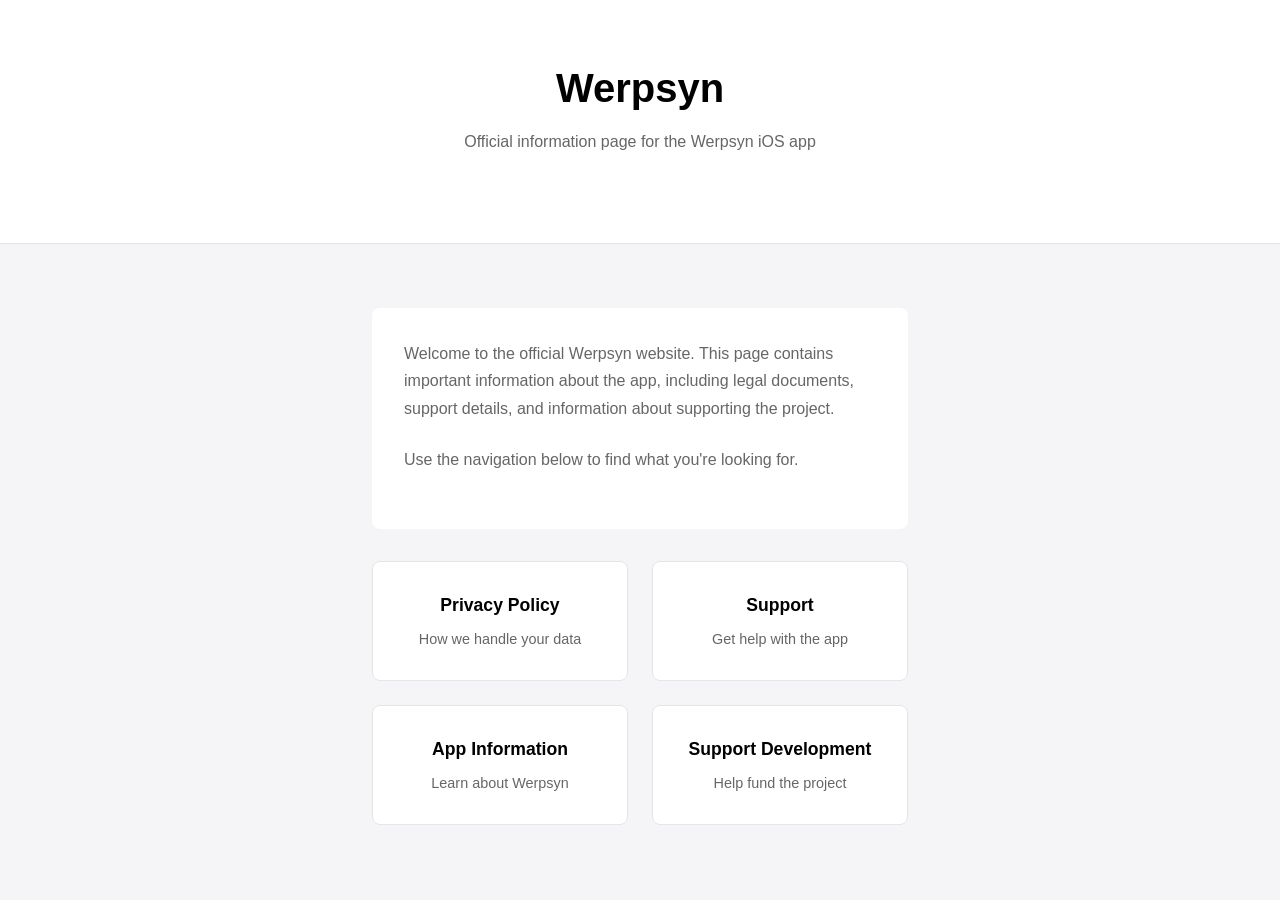
<file: docs/index.html>
<!DOCTYPE html>
<html lang="en">
<head>
  <meta charset="UTF-8">
  <meta name="viewport" content="width=device-width, initial-scale=1.0">
  <meta name="description" content="Werpsyn - Official information page for the Werpsyn iOS app developed by Ontwerps.">
  <meta name="theme-color" content="#007AFF">
  <title>Werpsyn - iOS App</title>
  <link rel="stylesheet" href="./assets/style.css">
</head>
<body>
  <header class="header">
    <div class="container">
      <h1>Werpsyn</h1>
      <p>Official information page for the Werpsyn iOS app</p>
    </div>
  </header>

  <main class="container">
    <section class="content">
      <p>Welcome to the official Werpsyn website. This page contains important information about the app, including legal documents, support details, and information about supporting the project.</p>
      <p>Use the navigation below to find what you're looking for.</p>
    </section>

    <nav class="nav-grid">
      <a href="./privacy-policy/" class="card">
        <h3>Privacy Policy</h3>
        <p>How we handle your data</p>
      </a>
      <a href="./support/" class="card">
        <h3>Support</h3>
        <p>Get help with the app</p>
      </a>
      <a href="./app-info/" class="card">
        <h3>App Information</h3>
        <p>Learn about Werpsyn</p>
      </a>
      <a href="./donations/" class="card">
        <h3>Support Development</h3>
        <p>Help fund the project</p>
      </a>
    </nav>
  </main>
</body>
</html>
</file>
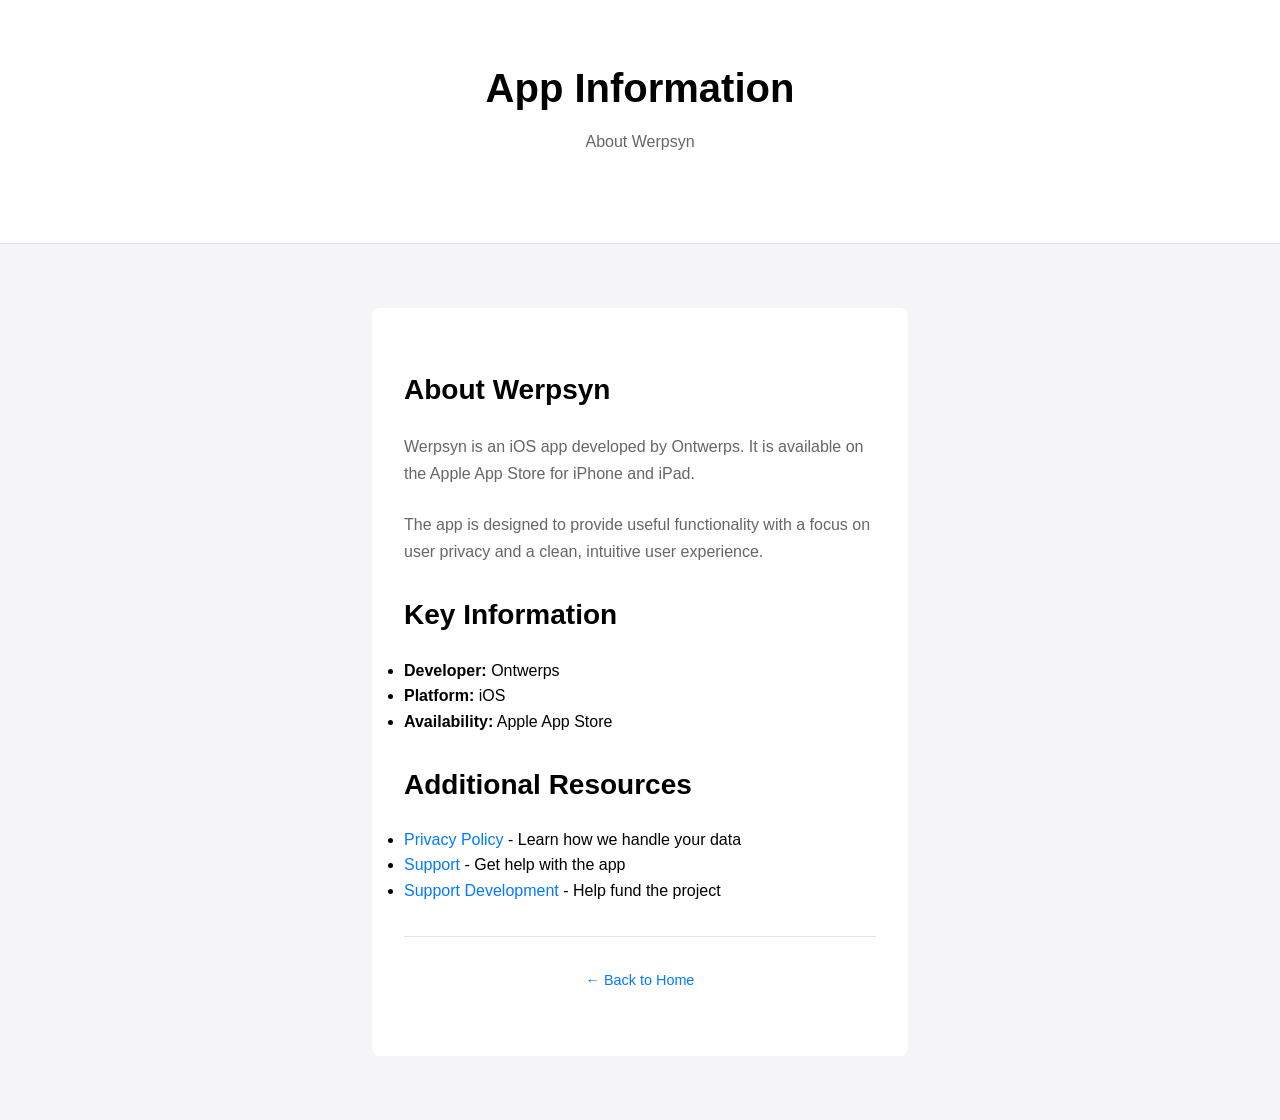
<file: docs/app-info/index.html>
<!DOCTYPE html>
<html lang="en">
<head>
  <meta charset="UTF-8">
  <meta name="viewport" content="width=device-width, initial-scale=1.0">
  <meta name="description" content="Information about the Werpsyn iOS app developed by Ontwerps.">
  <meta name="theme-color" content="#007AFF">
  <title>App Information - Werpsyn</title>
  <link rel="stylesheet" href="../assets/style.css">
</head>
<body>
  <header class="header">
    <div class="container">
      <h1>App Information</h1>
      <p>About Werpsyn</p>
    </div>
  </header>

  <main class="container">
    <section class="content">
      <h2>About Werpsyn</h2>
      <p>Werpsyn is an iOS app developed by Ontwerps. It is available on the Apple App Store for iPhone and iPad.</p>
      <p>The app is designed to provide useful functionality with a focus on user privacy and a clean, intuitive user experience.</p>

      <h2>Key Information</h2>
      <ul>
        <li><strong>Developer:</strong> Ontwerps</li>
        <li><strong>Platform:</strong> iOS</li>
        <li><strong>Availability:</strong> Apple App Store</li>
      </ul>

      <h2>Additional Resources</h2>
      <ul>
        <li><a href="../privacy-policy/">Privacy Policy</a> - Learn how we handle your data</li>
        <li><a href="../support/">Support</a> - Get help with the app</li>
        <li><a href="../donations/">Support Development</a> - Help fund the project</li>
      </ul>

      <div class="footer-nav">
        <a href="../">← Back to Home</a>
      </div>
    </section>
  </main>
</body>
</html>
</file>
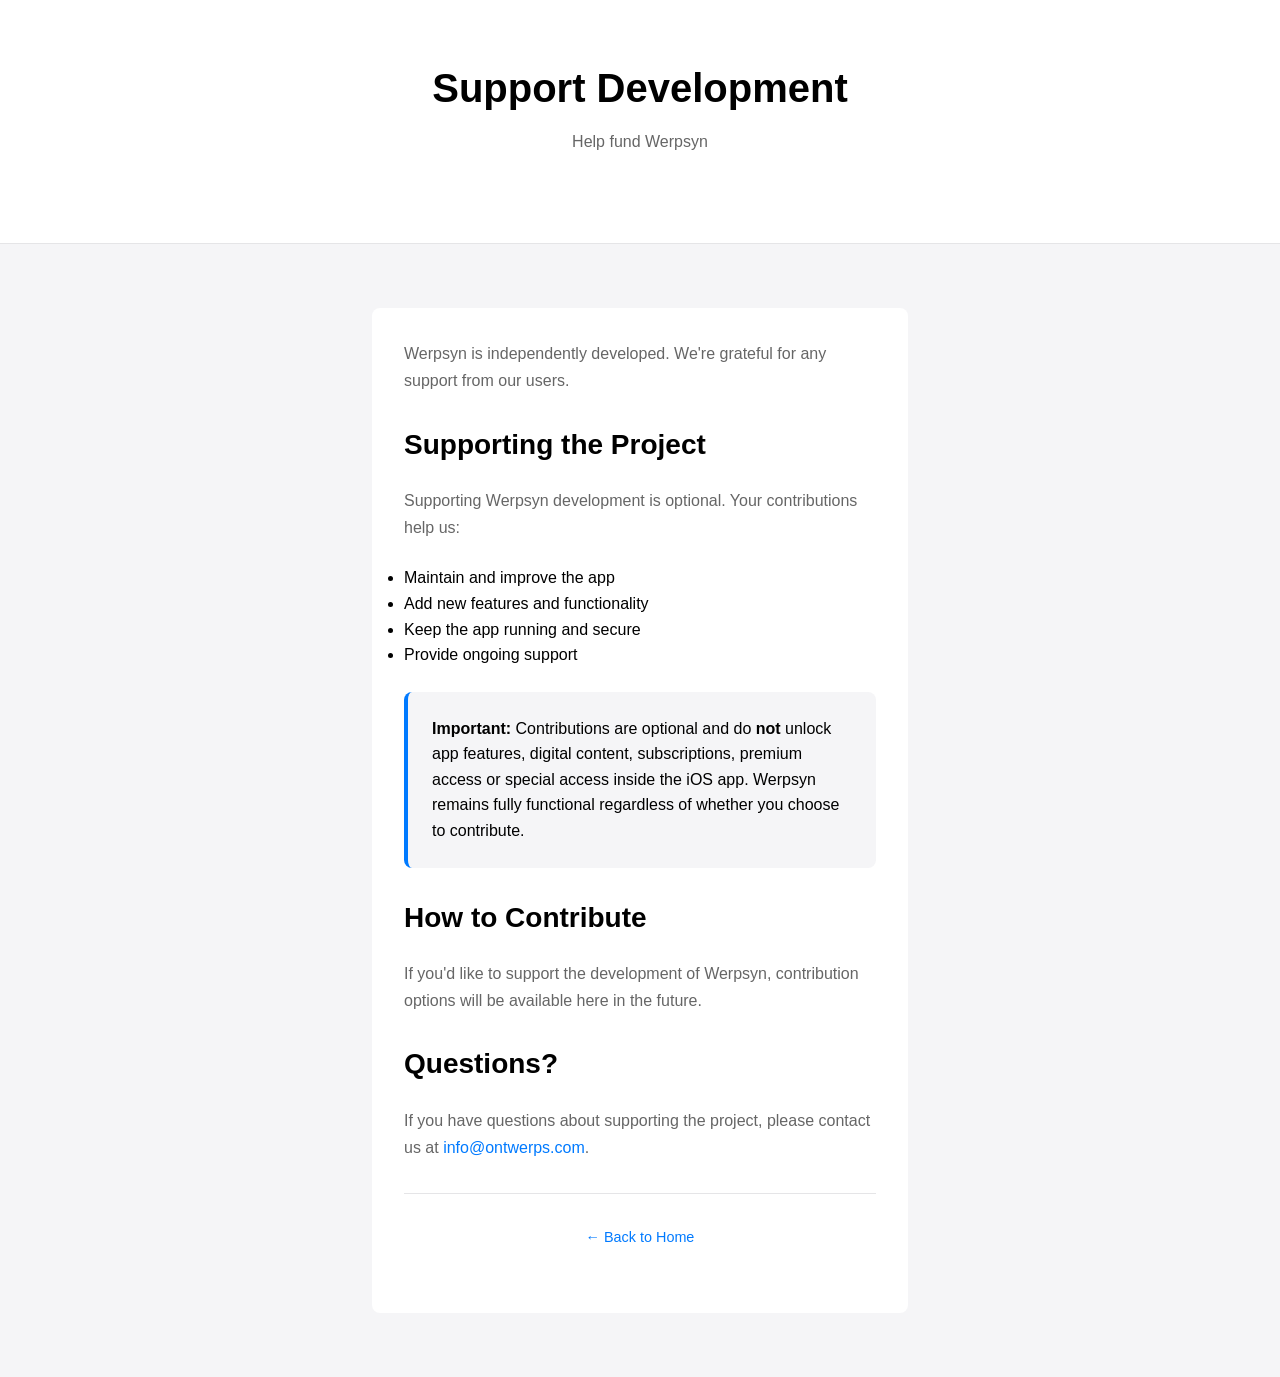
<file: docs/donations/index.html>
<!DOCTYPE html>
<html lang="en">
<head>
  <meta charset="UTF-8">
  <meta name="viewport" content="width=device-width, initial-scale=1.0">
  <meta name="description" content="Support Development - Help fund the Werpsyn project. Contributions are optional and do not unlock app features.">
  <meta name="theme-color" content="#007AFF">
  <title>Support Development - Werpsyn</title>
  <link rel="stylesheet" href="../assets/style.css">
</head>
<body>
  <header class="header">
    <div class="container">
      <h1>Support Development</h1>
      <p>Help fund Werpsyn</p>
    </div>
  </header>

  <main class="container">
    <section class="content">
      <p>Werpsyn is independently developed. We're grateful for any support from our users.</p>

      <h2>Supporting the Project</h2>
      <p>Supporting Werpsyn development is optional. Your contributions help us:</p>
      <ul>
        <li>Maintain and improve the app</li>
        <li>Add new features and functionality</li>
        <li>Keep the app running and secure</li>
        <li>Provide ongoing support</li>
      </ul>

      <div class="highlight">
        <strong>Important:</strong> Contributions are optional and do <strong>not</strong> unlock app features, digital content, subscriptions, premium access or special access inside the iOS app. Werpsyn remains fully functional regardless of whether you choose to contribute.
      </div>

      <h2>How to Contribute</h2>
      <p>If you'd like to support the development of Werpsyn, contribution options will be available here in the future.</p>
      <!-- TODO: Add external support/donation link here (e.g., Patreon, Ko-fi, GitHub Sponsors) -->

      <h2>Questions?</h2>
      <p>If you have questions about supporting the project, please contact us at <a href="mailto:info@ontwerps.com">info@ontwerps.com</a>.</p>

      <div class="footer-nav">
        <a href="../">← Back to Home</a>
      </div>
    </section>
  </main>
</body>
</html>
</file>
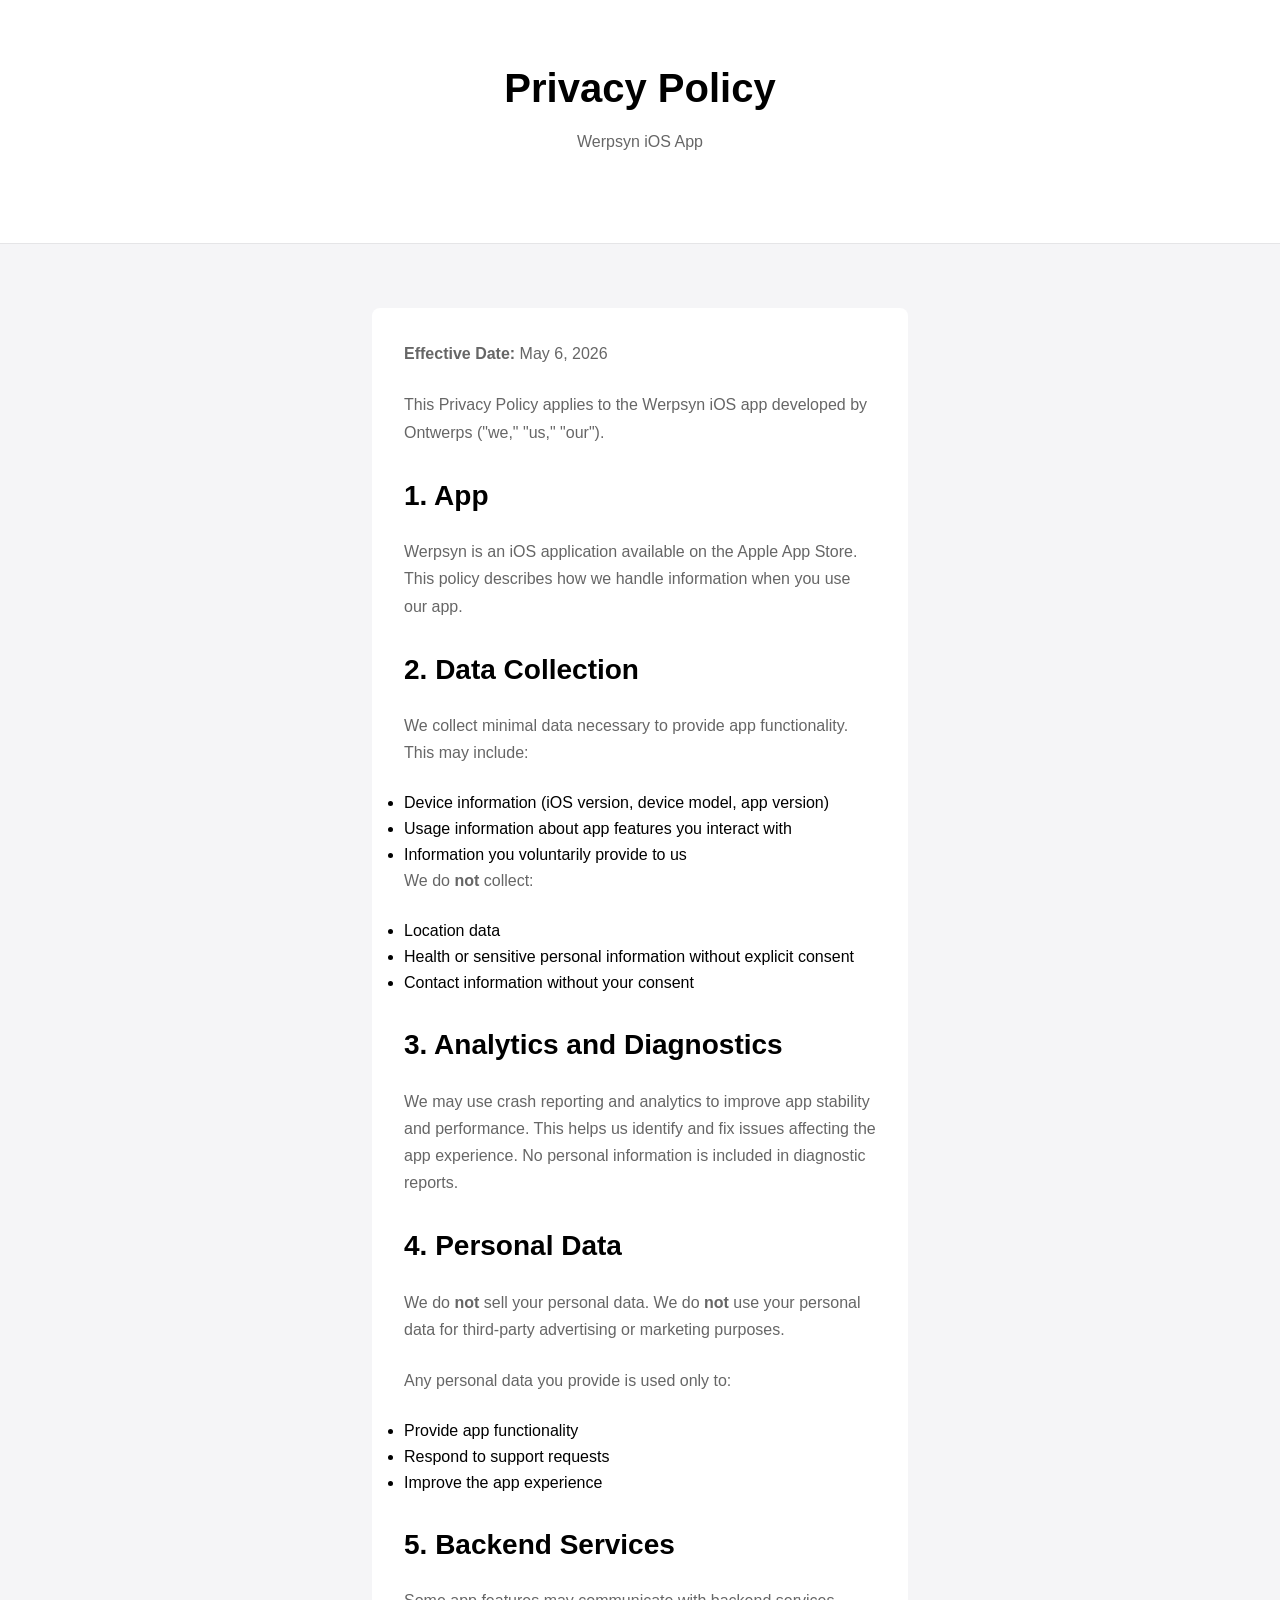
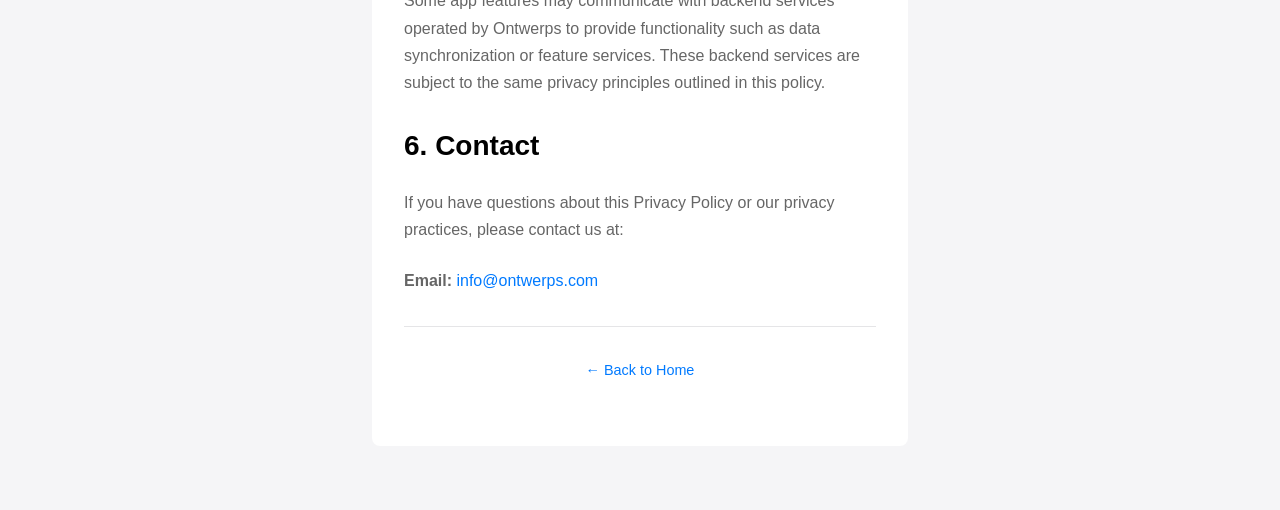
<file: docs/privacy-policy/index.html>
<!DOCTYPE html>
<html lang="en">
<head>
  <meta charset="UTF-8">
  <meta name="viewport" content="width=device-width, initial-scale=1.0">
  <meta name="description" content="Privacy Policy for the Werpsyn iOS app developed by Ontwerps.">
  <meta name="theme-color" content="#007AFF">
  <title>Privacy Policy - Werpsyn</title>
  <link rel="stylesheet" href="../assets/style.css">
</head>
<body>
  <header class="header">
    <div class="container">
      <h1>Privacy Policy</h1>
      <p>Werpsyn iOS App</p>
    </div>
  </header>

  <main class="container">
    <section class="content">
      <p><strong>Effective Date:</strong> May 6, 2026</p>
      <p>This Privacy Policy applies to the Werpsyn iOS app developed by Ontwerps ("we," "us," "our").</p>

      <h2>1. App</h2>
      <p>Werpsyn is an iOS application available on the Apple App Store. This policy describes how we handle information when you use our app.</p>

      <h2>2. Data Collection</h2>
      <p>We collect minimal data necessary to provide app functionality. This may include:</p>
      <ul>
        <li>Device information (iOS version, device model, app version)</li>
        <li>Usage information about app features you interact with</li>
        <li>Information you voluntarily provide to us</li>
      </ul>
      <p>We do <strong>not</strong> collect:</p>
      <ul>
        <li>Location data</li>
        <li>Health or sensitive personal information without explicit consent</li>
        <li>Contact information without your consent</li>
      </ul>

      <h2>3. Analytics and Diagnostics</h2>
      <p>We may use crash reporting and analytics to improve app stability and performance. This helps us identify and fix issues affecting the app experience. No personal information is included in diagnostic reports.</p>

      <h2>4. Personal Data</h2>
      <p>We do <strong>not</strong> sell your personal data. We do <strong>not</strong> use your personal data for third-party advertising or marketing purposes.</p>
      <p>Any personal data you provide is used only to:</p>
      <ul>
        <li>Provide app functionality</li>
        <li>Respond to support requests</li>
        <li>Improve the app experience</li>
      </ul>

      <h2>5. Backend Services</h2>
      <p>Some app features may communicate with backend services operated by Ontwerps to provide functionality such as data synchronization or feature services. These backend services are subject to the same privacy principles outlined in this policy.</p>

      <h2>6. Contact</h2>
      <p>If you have questions about this Privacy Policy or our privacy practices, please contact us at:</p>
      <p>
        <strong>Email:</strong> <a href="mailto:info@ontwerps.com">info@ontwerps.com</a>
      </p>

      <div class="footer-nav">
        <a href="../">← Back to Home</a>
      </div>
    </section>
  </main>
</body>
</html>
</file>
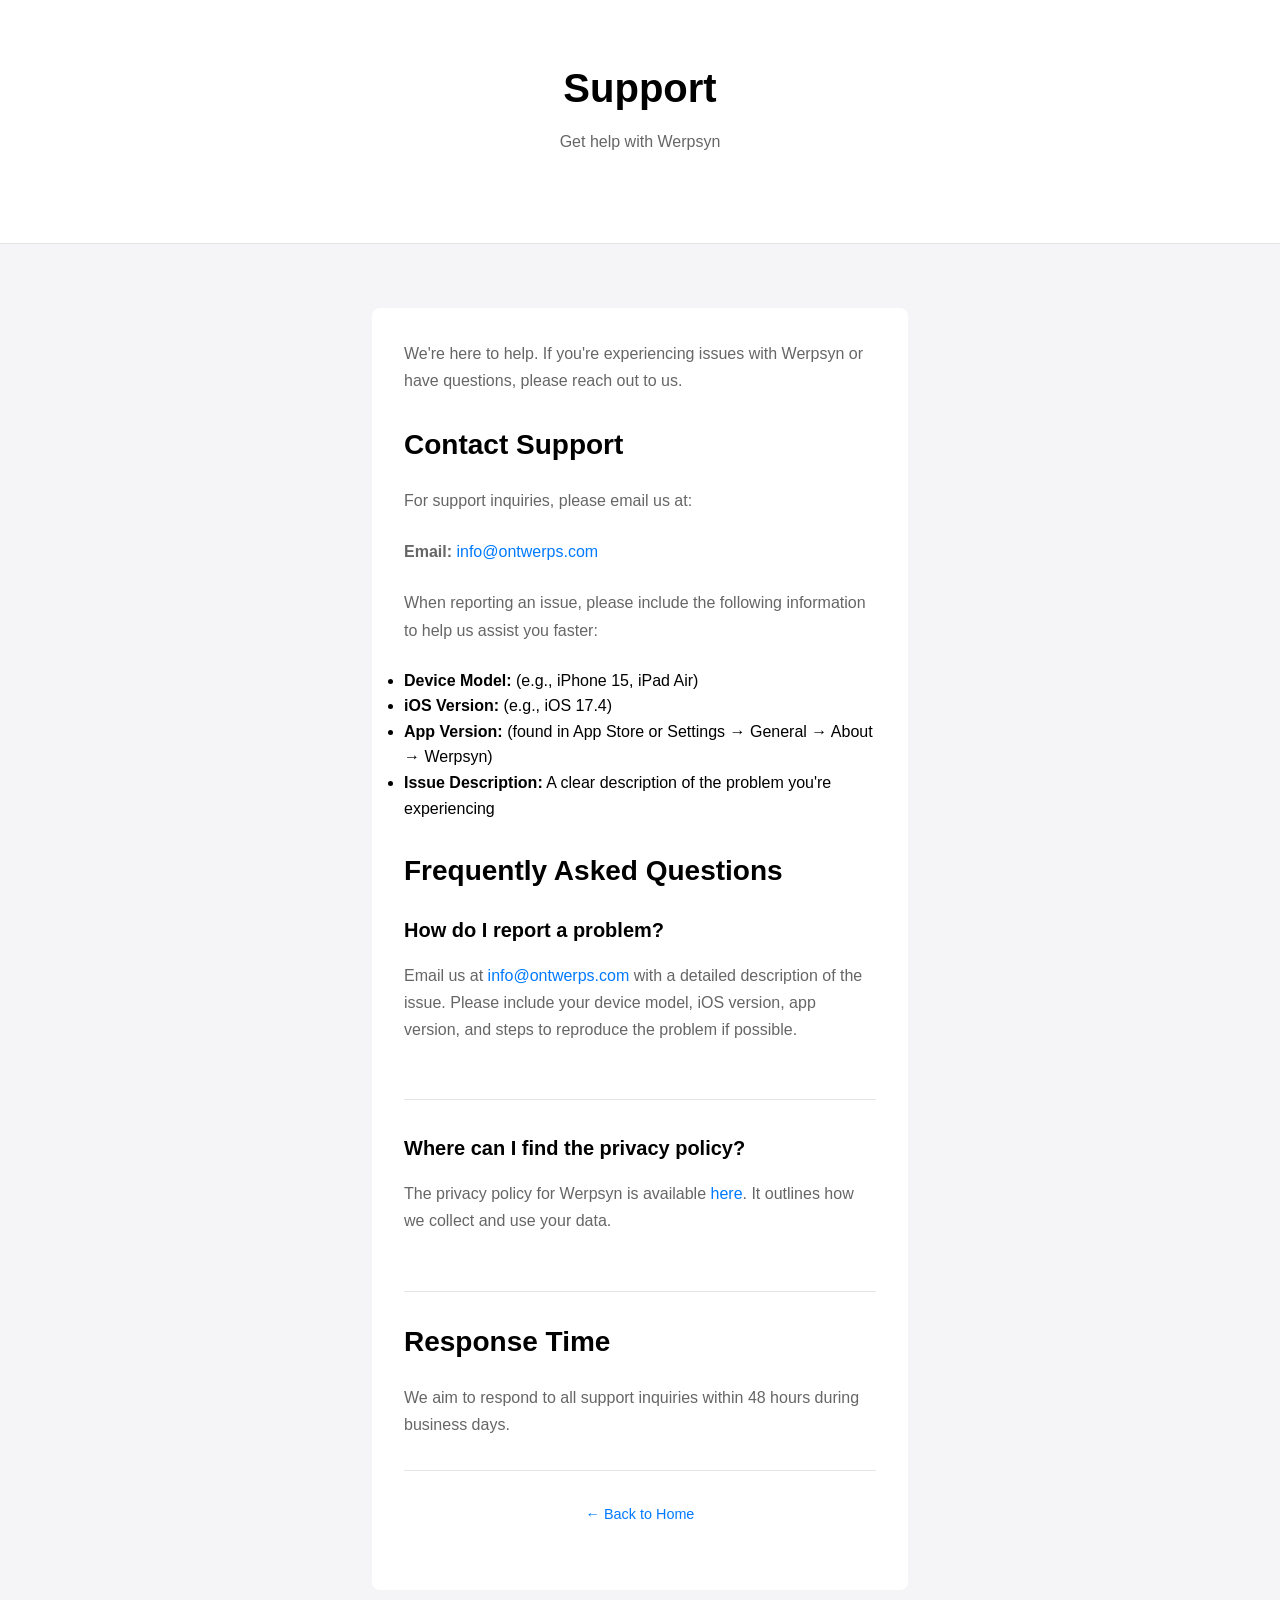
<file: docs/support/index.html>
<!DOCTYPE html>
<html lang="en">
<head>
  <meta charset="UTF-8">
  <meta name="viewport" content="width=device-width, initial-scale=1.0">
  <meta name="description" content="Support page for the Werpsyn iOS app. Get help and find answers to common questions.">
  <meta name="theme-color" content="#007AFF">
  <title>Support - Werpsyn</title>
  <link rel="stylesheet" href="../assets/style.css">
</head>
<body>
  <header class="header">
    <div class="container">
      <h1>Support</h1>
      <p>Get help with Werpsyn</p>
    </div>
  </header>

  <main class="container">
    <section class="content">
      <p>We're here to help. If you're experiencing issues with Werpsyn or have questions, please reach out to us.</p>

      <h2>Contact Support</h2>
      <p>For support inquiries, please email us at:</p>
      <p>
        <strong>Email:</strong> <a href="mailto:info@ontwerps.com">info@ontwerps.com</a>
      </p>
      <p>When reporting an issue, please include the following information to help us assist you faster:</p>
      <ul>
        <li><strong>Device Model:</strong> (e.g., iPhone 15, iPad Air)</li>
        <li><strong>iOS Version:</strong> (e.g., iOS 17.4)</li>
        <li><strong>App Version:</strong> (found in App Store or Settings → General → About → Werpsyn)</li>
        <li><strong>Issue Description:</strong> A clear description of the problem you're experiencing</li>
      </ul>

      <h2>Frequently Asked Questions</h2>

      <div class="faq-item">
        <h3>How do I report a problem?</h3>
        <p>Email us at <a href="mailto:info@ontwerps.com">info@ontwerps.com</a> with a detailed description of the issue. Please include your device model, iOS version, app version, and steps to reproduce the problem if possible.</p>
      </div>

      <div class="faq-item">
        <h3>Where can I find the privacy policy?</h3>
        <p>The privacy policy for Werpsyn is available <a href="../privacy-policy/">here</a>. It outlines how we collect and use your data.</p>
      </div>

      <h2>Response Time</h2>
      <p>We aim to respond to all support inquiries within 48 hours during business days.</p>

      <div class="footer-nav">
        <a href="../">← Back to Home</a>
      </div>
    </section>
  </main>
</body>
</html>
</file>
<file: docs/assets/style.css>
/* Werpsyn Website - Global Styles */

:root {
  --primary-color: #007AFF;
  --primary-dark: #0051D5;
  --text-primary: #000000;
  --text-secondary: #666666;
  --background: #FFFFFF;
  --background-alt: #F5F5F7;
  --border-color: #E5E5E7;
  --padding-xs: 0.5rem;
  --padding-sm: 1rem;
  --padding-md: 1.5rem;
  --padding-lg: 2rem;
  --border-radius: 8px;
  --box-shadow: 0 1px 3px rgba(0, 0, 0, 0.1);
  --box-shadow-lg: 0 4px 12px rgba(0, 0, 0, 0.1);
}

* {
  margin: 0;
  padding: 0;
  box-sizing: border-box;
}

html {
  scroll-behavior: smooth;
}

body {
  font-family: -apple-system, BlinkMacSystemFont, "Segoe UI", "Helvetica Neue", sans-serif;
  background-color: var(--background-alt);
  color: var(--text-primary);
  line-height: 1.6;
  font-size: 16px;
}

/* Typography */

h1 {
  font-size: 2.5rem;
  font-weight: 700;
  margin-bottom: var(--padding-md);
  line-height: 1.2;
}

h2 {
  font-size: 1.75rem;
  font-weight: 600;
  margin-bottom: var(--padding-md);
  margin-top: var(--padding-lg);
  line-height: 1.3;
}

h3 {
  font-size: 1.25rem;
  font-weight: 600;
  margin-bottom: var(--padding-sm);
  margin-top: var(--padding-md);
}

p {
  margin-bottom: var(--padding-md);
  color: var(--text-secondary);
  line-height: 1.7;
}

a {
  color: var(--primary-color);
  text-decoration: none;
  transition: color 0.2s ease;
}

a:hover {
  color: var(--primary-dark);
  text-decoration: underline;
}

/* Layout */

.container {
  max-width: 600px;
  margin: 0 auto;
  padding: var(--padding-lg);
}

.header {
  background-color: var(--background);
  padding: var(--padding-lg) 0;
  text-align: center;
  border-bottom: 1px solid var(--border-color);
  margin-bottom: var(--padding-lg);
}

.header h1 {
  margin-bottom: var(--padding-sm);
}

.header p {
  font-size: 1rem;
  color: var(--text-secondary);
}

.nav-grid {
  display: grid;
  grid-template-columns: 1fr;
  gap: var(--padding-md);
  margin: var(--padding-lg) 0;
}

@media (min-width: 640px) {
  .nav-grid {
    grid-template-columns: 1fr 1fr;
  }
}

/* Cards */

.card {
  background-color: var(--background);
  border: 1px solid var(--border-color);
  border-radius: var(--border-radius);
  padding: var(--padding-md);
  text-align: center;
  cursor: pointer;
  transition: all 0.2s ease;
  text-decoration: none;
  color: inherit;
  display: flex;
  flex-direction: column;
  justify-content: center;
  align-items: center;
  min-height: 120px;
}

.card:hover {
  box-shadow: var(--box-shadow-lg);
  border-color: var(--primary-color);
  transform: translateY(-2px);
  text-decoration: none;
}

.card h3 {
  margin: 0 0 var(--padding-xs) 0;
  font-size: 1.1rem;
}

.card p {
  margin: 0;
  font-size: 0.9rem;
}

/* Buttons */

.btn {
  display: inline-block;
  background-color: var(--primary-color);
  color: white;
  padding: var(--padding-sm) var(--padding-md);
  border-radius: var(--border-radius);
  text-decoration: none;
  font-weight: 500;
  transition: background-color 0.2s ease;
  border: none;
  cursor: pointer;
  font-size: 1rem;
}

.btn:hover {
  background-color: var(--primary-dark);
  text-decoration: none;
}

.btn-secondary {
  background-color: transparent;
  color: var(--primary-color);
  border: 2px solid var(--primary-color);
  padding: calc(var(--padding-sm) - 2px) calc(var(--padding-md) - 2px);
}

.btn-secondary:hover {
  background-color: var(--primary-color);
  color: white;
  text-decoration: none;
}

/* Content Sections */

.content {
  background-color: var(--background);
  border-radius: var(--border-radius);
  padding: var(--padding-lg);
  margin-bottom: var(--padding-lg);
}

.highlight {
  background-color: var(--background-alt);
  padding: var(--padding-md);
  border-radius: var(--border-radius);
  border-left: 4px solid var(--primary-color);
  margin: var(--padding-md) 0;
}

.highlight strong {
  color: var(--text-primary);
}

/* FAQ */

.faq-item {
  margin-bottom: var(--padding-lg);
  padding-bottom: var(--padding-lg);
  border-bottom: 1px solid var(--border-color);
}

.faq-item:last-child {
  border-bottom: none;
  margin-bottom: 0;
  padding-bottom: 0;
}

.faq-item h3 {
  color: var(--text-primary);
  margin-top: 0;
  margin-bottom: var(--padding-sm);
}

/* Footer Navigation */

.footer-nav {
  display: flex;
  justify-content: center;
  gap: var(--padding-md);
  padding: var(--padding-lg) 0;
  border-top: 1px solid var(--border-color);
  margin-top: var(--padding-lg);
}

.footer-nav a {
  font-size: 0.9rem;
}

/* Responsive */

@media (max-width: 640px) {
  h1 {
    font-size: 2rem;
  }

  h2 {
    font-size: 1.5rem;
  }

  .container {
    padding: var(--padding-md);
  }

  .header {
    padding: var(--padding-md) 0;
    margin-bottom: var(--padding-md);
  }

  .content {
    padding: var(--padding-md);
  }

  .nav-grid {
    grid-template-columns: 1fr;
  }
}

/* Print Styles */

@media print {
  body {
    background-color: white;
  }

  a {
    text-decoration: underline;
  }

  .footer-nav {
    display: none;
  }
}

/* Accessibility */

focus-visible,
:focus-visible {
  outline: 2px solid var(--primary-color);
  outline-offset: 2px;
}

a:focus-visible,
button:focus-visible,
.card:focus-visible {
  outline: 2px solid var(--primary-color);
  outline-offset: 2px;
}
</file>
